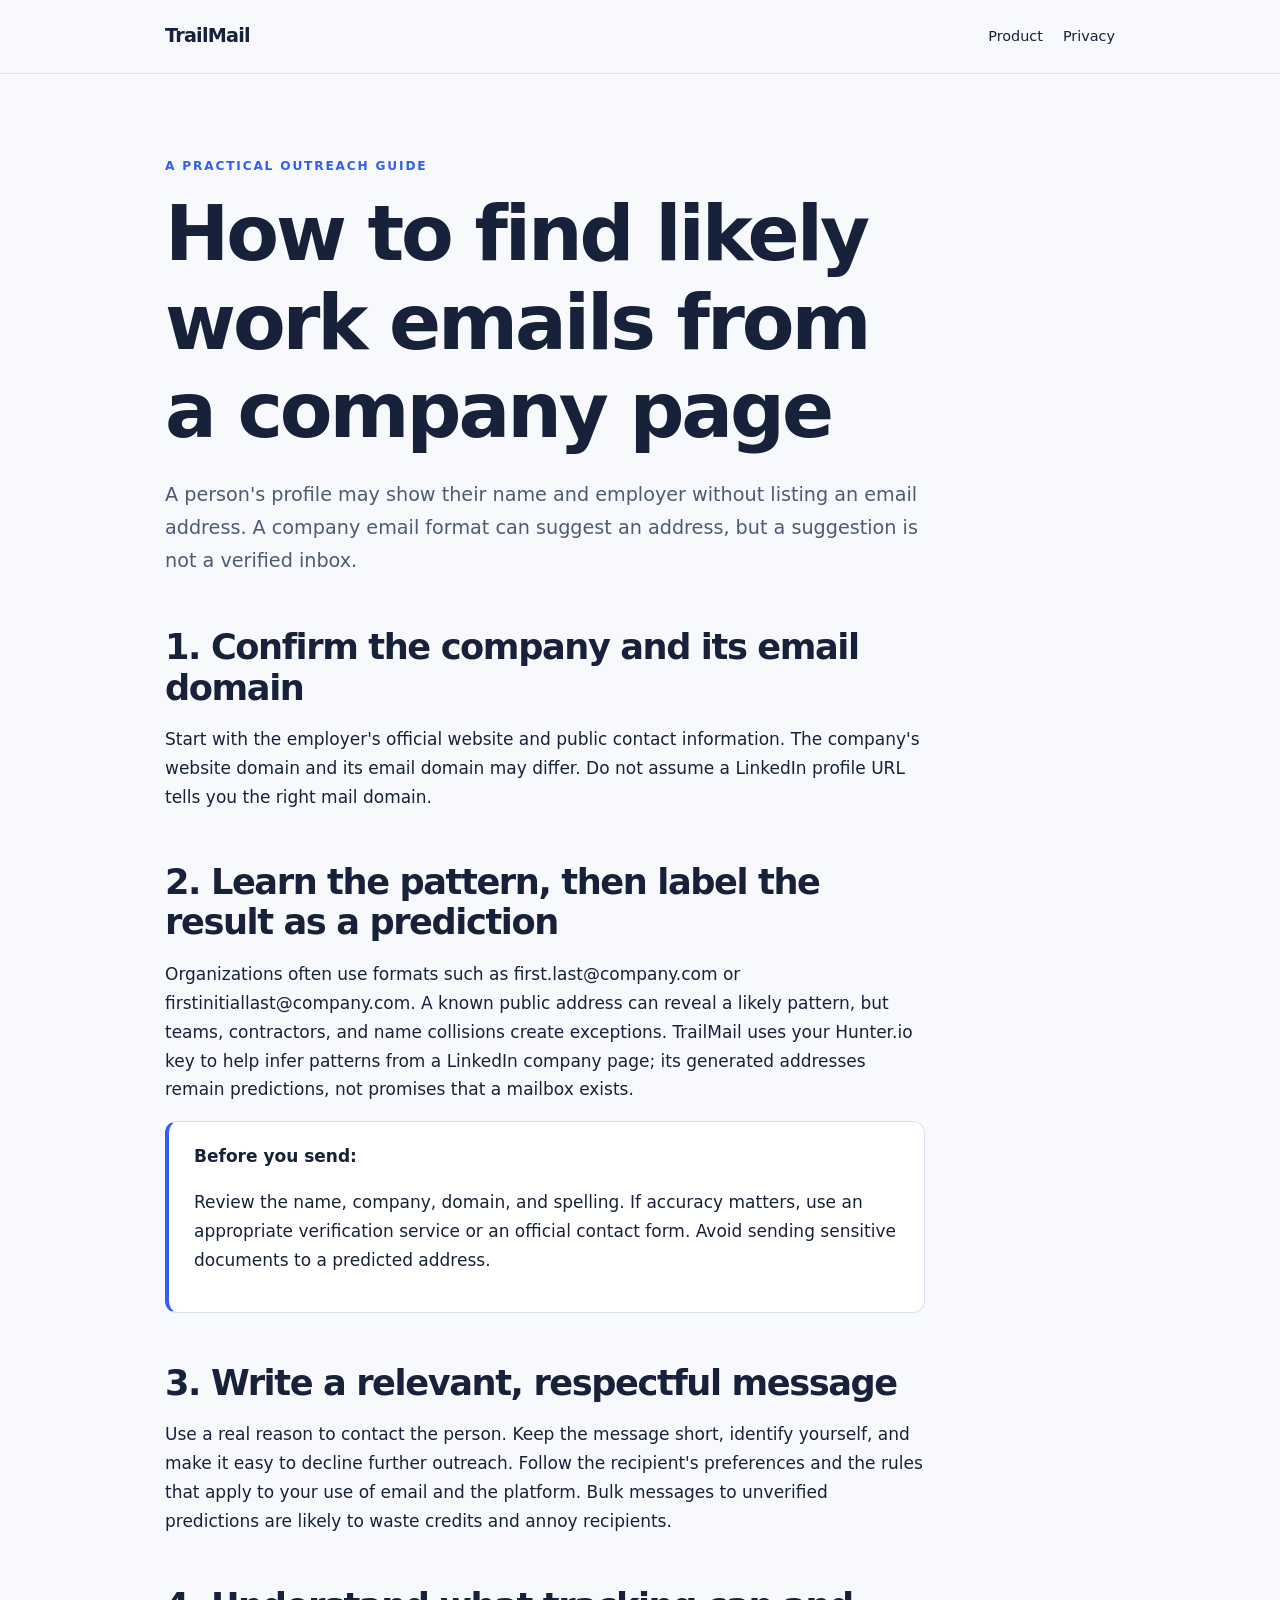
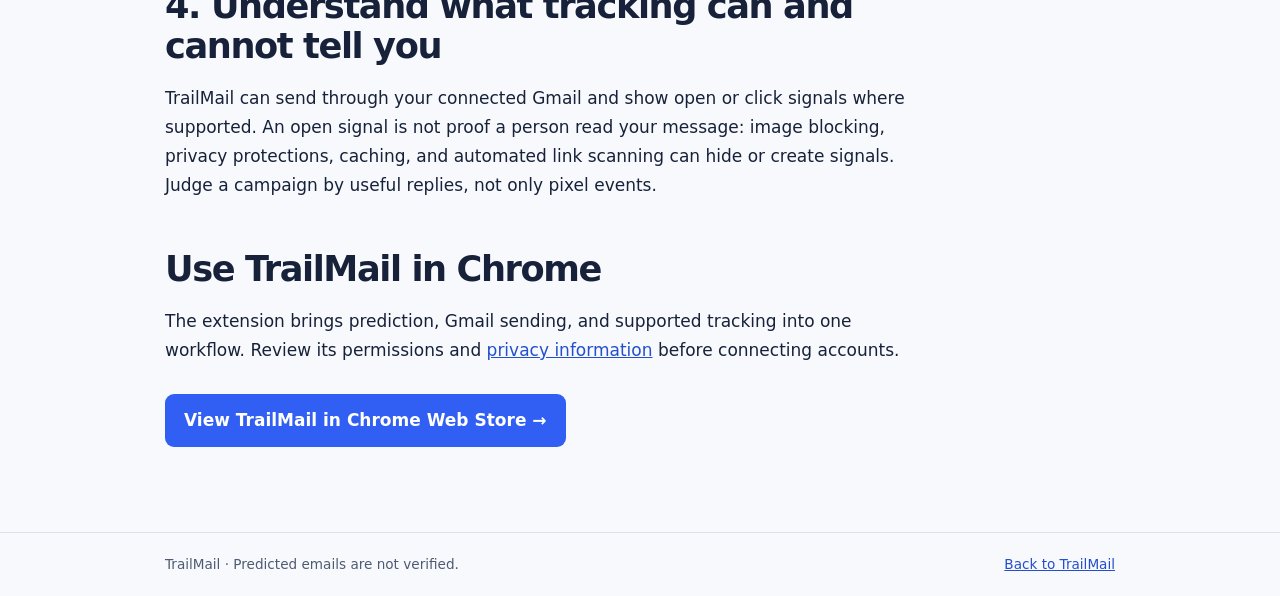
<file: find-work-emails.html>
<!doctype html>
<html lang="en">
<head>
  <meta charset="utf-8">
  <meta name="viewport" content="width=device-width, initial-scale=1">
  <title>How to Find Likely Work Emails from a Company Page | TrailMail</title>
  <meta name="description" content="A practical guide to finding likely company email formats, checking addresses before outreach, sending through Gmail, and understanding open-tracking limits.">
  <meta name="robots" content="index, follow, max-image-preview:large">
  <link rel="canonical" href="https://trailmails.com/find-work-emails.html">
  <meta property="og:type" content="article">
  <meta property="og:title" content="How to find likely work emails from a company page">
  <meta property="og:description" content="Learn how email pattern predictions work—and why you should verify before sending.">
  <meta property="og:url" content="https://trailmails.com/find-work-emails.html">
  <meta name="twitter:card" content="summary">
  <link rel="icon" href="assets/mark.svg" type="image/svg+xml">
  <style>
    :root{color-scheme:light;--ink:#17223a;--muted:#4e5b72;--paper:#f7f9fc;--line:#d9e1ed;--accent:#315ff3}*{box-sizing:border-box}body{margin:0;background:var(--paper);color:var(--ink);font:17px/1.7 system-ui,-apple-system,BlinkMacSystemFont,"Segoe UI",sans-serif}a{color:#234fce}a:focus-visible{outline:3px solid var(--accent);outline-offset:4px}header,footer{border-bottom:1px solid var(--line)}.bar,main{max-width:1000px;margin:auto;padding:20px 25px}.bar{display:flex;align-items:center;justify-content:space-between;gap:20px;flex-wrap:wrap}.brand{font-size:1.2rem;font-weight:800;letter-spacing:-.04em;color:var(--ink);text-decoration:none}nav{display:flex;gap:20px;flex-wrap:wrap}nav a{color:var(--ink);text-decoration:none;font-size:.9rem}main{padding-top:70px;padding-bottom:85px}.article{max-width:760px}.eyebrow{color:var(--accent);font-size:.76rem;font-weight:800;letter-spacing:.15em;text-transform:uppercase}h1,h2{line-height:1.15;letter-spacing:-.04em}h1{font-size:clamp(2.7rem,6vw,5rem);margin:14px 0 24px}h2{font-size:clamp(1.55rem,3vw,2.2rem);margin:50px 0 15px}.lede{font-size:1.2rem;color:var(--muted)}p,li{max-width:72ch}li{margin:8px 0}.callout{padding:20px 25px;border-radius:12px;background:#fff;border:1px solid var(--line);border-left:4px solid var(--accent)}.cta{display:inline-block;background:var(--accent);color:#fff;text-decoration:none;font-weight:800;border-radius:9px;padding:12px 19px;margin-top:12px}.cta:hover{background:#244ed1;color:#fff}footer{border-top:1px solid var(--line);border-bottom:0;color:var(--muted);font-size:.85rem}@media(max-width:680px){main{padding-top:42px}}
  </style>
</head>
<body>
  <header><div class="bar"><a class="brand" href="/">TrailMail</a><nav aria-label="Guide navigation"><a href="/">Product</a><a href="/privacy.html">Privacy</a></nav></div></header>
  <main><article class="article">
    <p class="eyebrow">A practical outreach guide</p>
    <h1>How to find likely work emails from a company page</h1>
    <p class="lede">A person's profile may show their name and employer without listing an email address. A company email format can suggest an address, but a suggestion is not a verified inbox.</p>

    <h2>1. Confirm the company and its email domain</h2>
    <p>Start with the employer's official website and public contact information. The company's website domain and its email domain may differ. Do not assume a LinkedIn profile URL tells you the right mail domain.</p>

    <h2>2. Learn the pattern, then label the result as a prediction</h2>
    <p>Organizations often use formats such as first.last@company.com or firstinitiallast@company.com. A known public address can reveal a likely pattern, but teams, contractors, and name collisions create exceptions. TrailMail uses your Hunter.io key to help infer patterns from a LinkedIn company page; its generated addresses remain predictions, not promises that a mailbox exists.</p>
    <div class="callout"><strong>Before you send:</strong><p>Review the name, company, domain, and spelling. If accuracy matters, use an appropriate verification service or an official contact form. Avoid sending sensitive documents to a predicted address.</p></div>

    <h2>3. Write a relevant, respectful message</h2>
    <p>Use a real reason to contact the person. Keep the message short, identify yourself, and make it easy to decline further outreach. Follow the recipient's preferences and the rules that apply to your use of email and the platform. Bulk messages to unverified predictions are likely to waste credits and annoy recipients.</p>

    <h2>4. Understand what tracking can and cannot tell you</h2>
    <p>TrailMail can send through your connected Gmail and show open or click signals where supported. An open signal is not proof a person read your message: image blocking, privacy protections, caching, and automated link scanning can hide or create signals. Judge a campaign by useful replies, not only pixel events.</p>

    <h2>Use TrailMail in Chrome</h2>
    <p>The extension brings prediction, Gmail sending, and supported tracking into one workflow. Review its permissions and <a href="/privacy.html">privacy information</a> before connecting accounts.</p>
    <a class="cta" href="https://chromewebstore.google.com/detail/bgmdpfdhgaignpljdpkmneeggbiolkce" rel="noopener noreferrer">View TrailMail in Chrome Web Store →</a>
  </article></main>
  <footer><div class="bar"><span>TrailMail · Predicted emails are not verified.</span><a href="/">Back to TrailMail</a></div></footer>
</body>
</html>
</file>
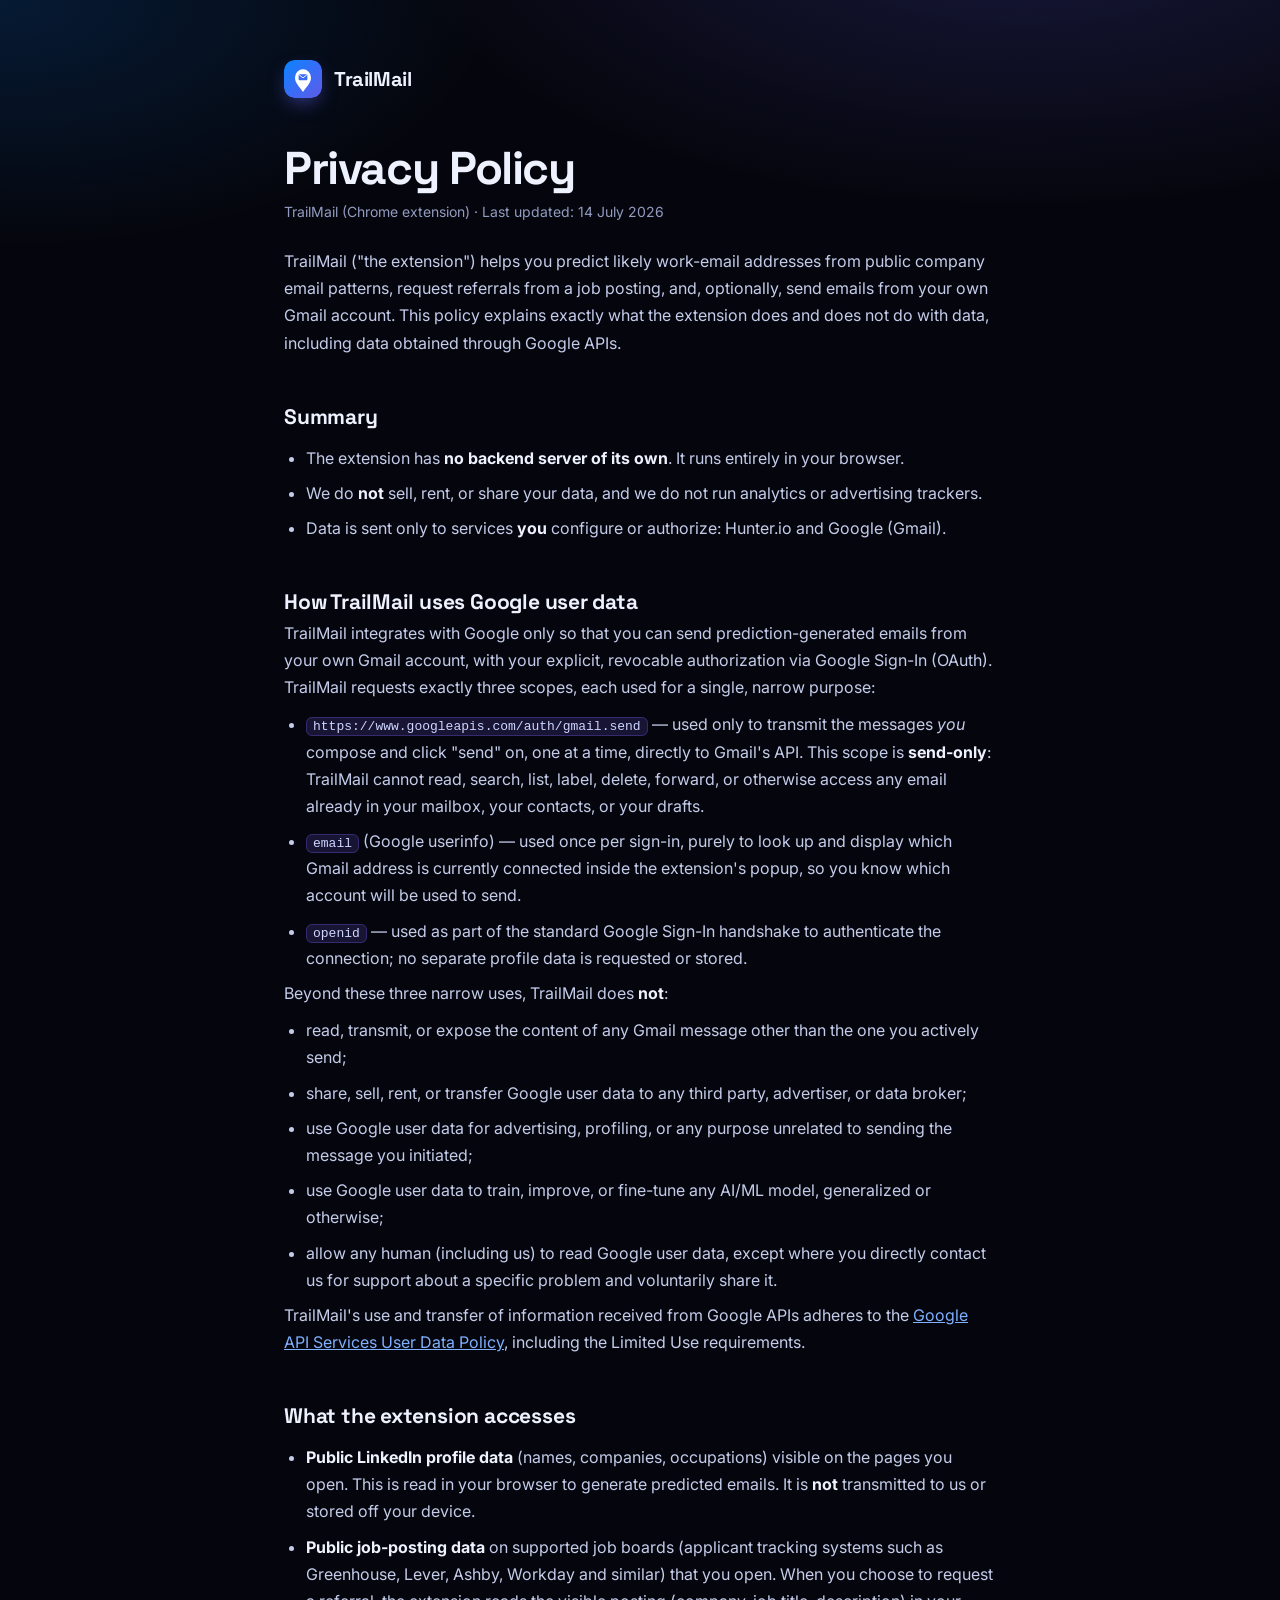
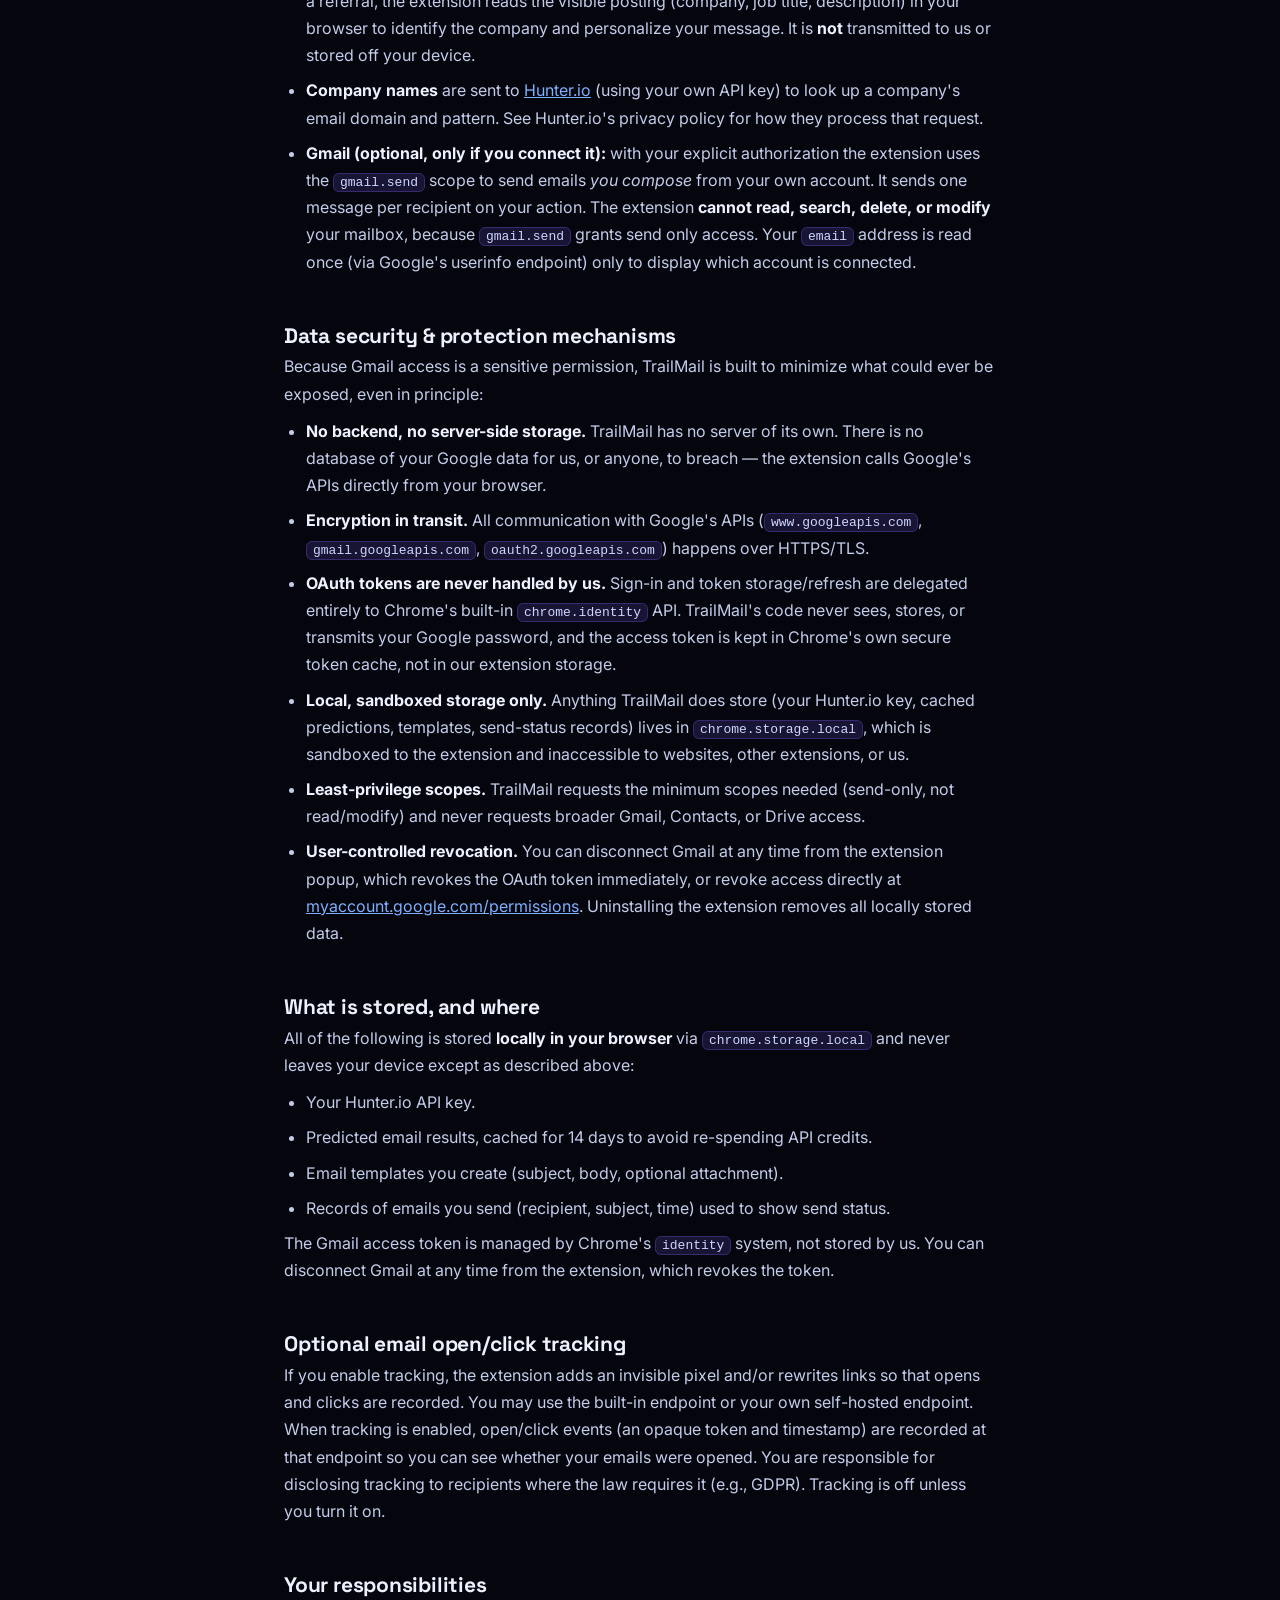
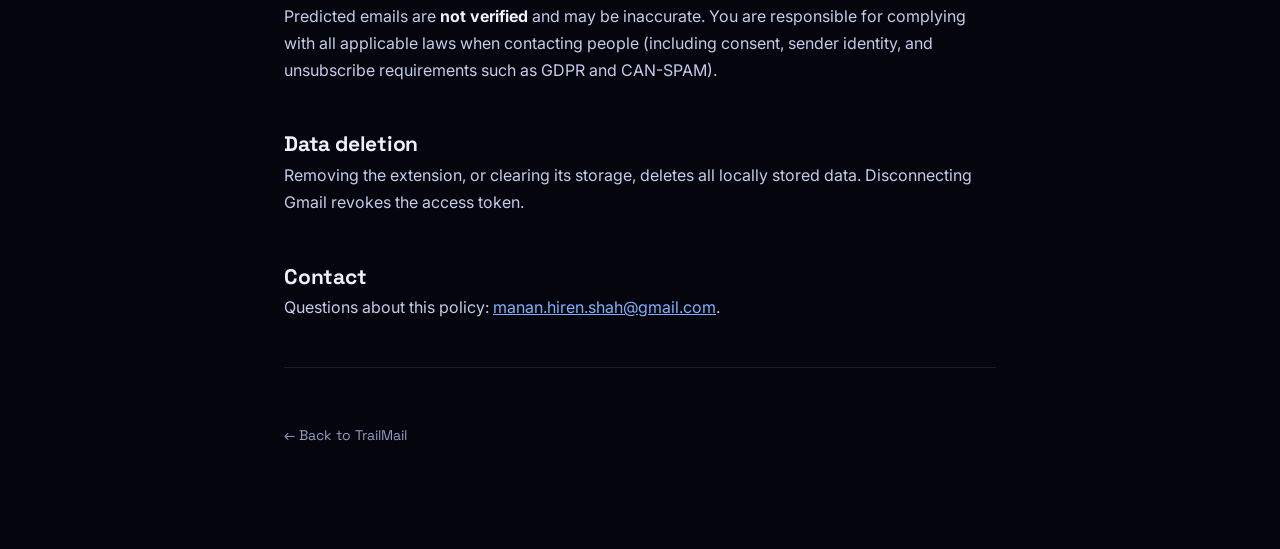
<file: privacy.html>
<!DOCTYPE html>
<html lang="en">
<head>
<meta charset="UTF-8" />
<meta name="viewport" content="width=device-width, initial-scale=1.0" />
<meta name="theme-color" content="#05060d" />
<title>Privacy Policy · TrailMail</title>
<meta name="description" content="Learn how the TrailMail Chrome extension handles work-email predictions, Gmail access, and outreach data." />
<link rel="canonical" href="https://trailmails.com/privacy.html" />
<link rel="icon" href="assets/mark.svg" type="image/svg+xml" />
<link rel="preconnect" href="https://fonts.googleapis.com">
<link rel="preconnect" href="https://fonts.gstatic.com" crossorigin>
<link href="https://fonts.googleapis.com/css2?family=Space+Grotesk:wght@500;700&family=Inter:wght@400;600&display=swap" rel="stylesheet">
<style>
  :root{--bg:#05060d;--ink:#eef2ff;--muted:#929bc0;--blue:#0A84FF;--violet:#7c5cff;--line:rgba(255,255,255,.1)}
  *{box-sizing:border-box;margin:0;padding:0}
  body{font-family:"Inter",-apple-system,sans-serif;background:var(--bg);color:var(--ink);line-height:1.7;
    background-image:radial-gradient(90% 60% at 80% -10%,rgba(94,92,230,.22),transparent 55%),radial-gradient(70% 50% at 0% 0%,rgba(10,132,255,.16),transparent 55%);
    background-attachment:fixed;min-height:100vh}
  .wrap{max-width:760px;margin:0 auto;padding:60px 24px 100px}
  .brand{display:flex;align-items:center;gap:12px;margin-bottom:46px;text-decoration:none;color:inherit}
  .brand .logo{width:38px;height:38px;border-radius:11px;overflow:hidden;box-shadow:0 8px 20px -6px rgba(94,92,230,.7)}
  .brand .logo svg{display:block;width:100%;height:100%}
  .brand b{font-family:"Space Grotesk",sans-serif;font-size:20px;font-weight:700;letter-spacing:-.02em}
  h1{font-family:"Space Grotesk",sans-serif;font-size:clamp(30px,6vw,46px);letter-spacing:-.03em;line-height:1.05}
  h2{font-family:"Space Grotesk",sans-serif;font-size:21px;margin-top:42px;letter-spacing:-.01em}
  .muted{color:var(--muted);font-size:14px;margin-top:8px}
  p,li{color:#c4ccea;font-size:16px}
  ul{padding-left:22px;margin-top:10px}
  li{margin:8px 0}
  strong{color:var(--ink)}
  code{font-family:ui-monospace,Menlo,monospace;font-size:13px;background:rgba(124,92,255,.16);border:1px solid rgba(124,92,255,.3);padding:1px 6px;border-radius:6px;color:#cfd6ff}
  a{color:#7fb0ff}
  .back{display:inline-block;margin-top:56px;font-family:"Space Grotesk",sans-serif;color:var(--muted);text-decoration:none;font-size:14px}
  .back:hover{color:var(--ink)}
  hr{border:none;border-top:1px solid var(--line);margin:46px 0 0}
</style>
</head>
<body>
  <div class="wrap">
    <a class="brand" href="index.html">
      <span class="logo"><svg viewBox="0 0 100 100" xmlns="http://www.w3.org/2000/svg"><defs><linearGradient id="lg" x1="0" y1="0" x2="1" y2="1"><stop offset="0" stop-color="#0A84FF"/><stop offset=".55" stop-color="#3B6BF5"/><stop offset="1" stop-color="#5E5CE6"/></linearGradient></defs><rect width="100" height="100" rx="26" fill="url(#lg)"/><path d="M50 84 C37 66 29 60 29 45.5 a21 21 0 1 1 42 0 C71 60 63 66 50 84 Z" fill="#fff"/><rect x="38.5" y="37.5" width="23" height="16" rx="3" fill="#3B6BF5"/><path d="M40.5 39.5 L50 47 L59.5 39.5" fill="none" stroke="#fff" stroke-width="2.4" stroke-linecap="round" stroke-linejoin="round"/></svg></span>
      <b>TrailMail</b>
    </a>

    <h1>Privacy Policy</h1>
    <p class="muted">TrailMail (Chrome extension) · Last updated: 14 July 2026</p>

    <p style="margin-top:24px">TrailMail ("the extension") helps you predict likely work-email addresses from public company email patterns, request referrals from a job posting, and, optionally, send emails from your own Gmail account. This policy explains exactly what the extension does and does not do with data, including data obtained through Google APIs.</p>

    <h2>Summary</h2>
    <ul>
      <li>The extension has <strong>no backend server of its own</strong>. It runs entirely in your browser.</li>
      <li>We do <strong>not</strong> sell, rent, or share your data, and we do not run analytics or advertising trackers.</li>
      <li>Data is sent only to services <strong>you</strong> configure or authorize: Hunter.io and Google (Gmail).</li>
    </ul>

    <h2>How TrailMail uses Google user data</h2>
    <p>TrailMail integrates with Google only so that you can send prediction-generated emails from your own Gmail account, with your explicit, revocable authorization via Google Sign-In (OAuth). TrailMail requests exactly three scopes, each used for a single, narrow purpose:</p>
    <ul>
      <li><code>https://www.googleapis.com/auth/gmail.send</code> &mdash; used only to transmit the messages <em>you</em> compose and click "send" on, one at a time, directly to Gmail's API. This scope is <strong>send-only</strong>: TrailMail cannot read, search, list, label, delete, forward, or otherwise access any email already in your mailbox, your contacts, or your drafts.</li>
      <li><code>email</code> (Google userinfo) &mdash; used once per sign-in, purely to look up and display which Gmail address is currently connected inside the extension's popup, so you know which account will be used to send.</li>
      <li><code>openid</code> &mdash; used as part of the standard Google Sign-In handshake to authenticate the connection; no separate profile data is requested or stored.</li>
    </ul>
    <p>Beyond these three narrow uses, TrailMail does <strong>not</strong>:</p>
    <ul>
      <li>read, transmit, or expose the content of any Gmail message other than the one you actively send;</li>
      <li>share, sell, rent, or transfer Google user data to any third party, advertiser, or data broker;</li>
      <li>use Google user data for advertising, profiling, or any purpose unrelated to sending the message you initiated;</li>
      <li>use Google user data to train, improve, or fine-tune any AI/ML model, generalized or otherwise;</li>
      <li>allow any human (including us) to read Google user data, except where you directly contact us for support about a specific problem and voluntarily share it.</li>
    </ul>
    <p>TrailMail's use and transfer of information received from Google APIs adheres to the <a href="https://developers.google.com/terms/api-services-user-data-policy" target="_blank" rel="noopener">Google API Services User Data Policy</a>, including the Limited Use requirements.</p>

    <h2>What the extension accesses</h2>
    <ul>
      <li><strong>Public LinkedIn profile data</strong> (names, companies, occupations) visible on the pages you open. This is read in your browser to generate predicted emails. It is <strong>not</strong> transmitted to us or stored off your device.</li>
      <li><strong>Public job-posting data</strong> on supported job boards (applicant tracking systems such as Greenhouse, Lever, Ashby, Workday and similar) that you open. When you choose to request a referral, the extension reads the visible posting (company, job title, description) in your browser to identify the company and personalize your message. It is <strong>not</strong> transmitted to us or stored off your device.</li>
      <li><strong>Company names</strong> are sent to <a href="https://hunter.io" target="_blank" rel="noopener">Hunter.io</a> (using your own API key) to look up a company's email domain and pattern. See Hunter.io's privacy policy for how they process that request.</li>
      <li><strong>Gmail (optional, only if you connect it):</strong> with your explicit authorization the extension uses the <code>gmail.send</code> scope to send emails <em>you compose</em> from your own account. It sends one message per recipient on your action. The extension <strong>cannot read, search, delete, or modify</strong> your mailbox, because <code>gmail.send</code> grants send only access. Your <code>email</code> address is read once (via Google's userinfo endpoint) only to display which account is connected.</li>
    </ul>

    <h2>Data security &amp; protection mechanisms</h2>
    <p>Because Gmail access is a sensitive permission, TrailMail is built to minimize what could ever be exposed, even in principle:</p>
    <ul>
      <li><strong>No backend, no server-side storage.</strong> TrailMail has no server of its own. There is no database of your Google data for us, or anyone, to breach &mdash; the extension calls Google's APIs directly from your browser.</li>
      <li><strong>Encryption in transit.</strong> All communication with Google's APIs (<code>www.googleapis.com</code>, <code>gmail.googleapis.com</code>, <code>oauth2.googleapis.com</code>) happens over HTTPS/TLS.</li>
      <li><strong>OAuth tokens are never handled by us.</strong> Sign-in and token storage/refresh are delegated entirely to Chrome's built-in <code>chrome.identity</code> API. TrailMail's code never sees, stores, or transmits your Google password, and the access token is kept in Chrome's own secure token cache, not in our extension storage.</li>
      <li><strong>Local, sandboxed storage only.</strong> Anything TrailMail does store (your Hunter.io key, cached predictions, templates, send-status records) lives in <code>chrome.storage.local</code>, which is sandboxed to the extension and inaccessible to websites, other extensions, or us.</li>
      <li><strong>Least-privilege scopes.</strong> TrailMail requests the minimum scopes needed (send-only, not read/modify) and never requests broader Gmail, Contacts, or Drive access.</li>
      <li><strong>User-controlled revocation.</strong> You can disconnect Gmail at any time from the extension popup, which revokes the OAuth token immediately, or revoke access directly at <a href="https://myaccount.google.com/permissions" target="_blank" rel="noopener">myaccount.google.com/permissions</a>. Uninstalling the extension removes all locally stored data.</li>
    </ul>

    <h2>What is stored, and where</h2>
    <p>All of the following is stored <strong>locally in your browser</strong> via <code>chrome.storage.local</code> and never leaves your device except as described above:</p>
    <ul>
      <li>Your Hunter.io API key.</li>
      <li>Predicted email results, cached for 14 days to avoid re-spending API credits.</li>
      <li>Email templates you create (subject, body, optional attachment).</li>
      <li>Records of emails you send (recipient, subject, time) used to show send status.</li>
    </ul>
    <p>The Gmail access token is managed by Chrome's <code>identity</code> system, not stored by us. You can disconnect Gmail at any time from the extension, which revokes the token.</p>

    <h2>Optional email open/click tracking</h2>
    <p>If you enable tracking, the extension adds an invisible pixel and/or rewrites links so that opens and clicks are recorded. You may use the built-in endpoint or your own self-hosted endpoint. When tracking is enabled, open/click events (an opaque token and timestamp) are recorded at that endpoint so you can see whether your emails were opened. You are responsible for disclosing tracking to recipients where the law requires it (e.g., GDPR). Tracking is off unless you turn it on.</p>

    <h2>Your responsibilities</h2>
    <p>Predicted emails are <strong>not verified</strong> and may be inaccurate. You are responsible for complying with all applicable laws when contacting people (including consent, sender identity, and unsubscribe requirements such as GDPR and CAN-SPAM).</p>

    <h2>Data deletion</h2>
    <p>Removing the extension, or clearing its storage, deletes all locally stored data. Disconnecting Gmail revokes the access token.</p>

    <h2>Contact</h2>
    <p>Questions about this policy: <a href="mailto:manan.hiren.shah@gmail.com">manan.hiren.shah@gmail.com</a>.</p>

    <hr>
    <a class="back" href="index.html">← Back to TrailMail</a>
  </div>
</body>
</html>
</file>
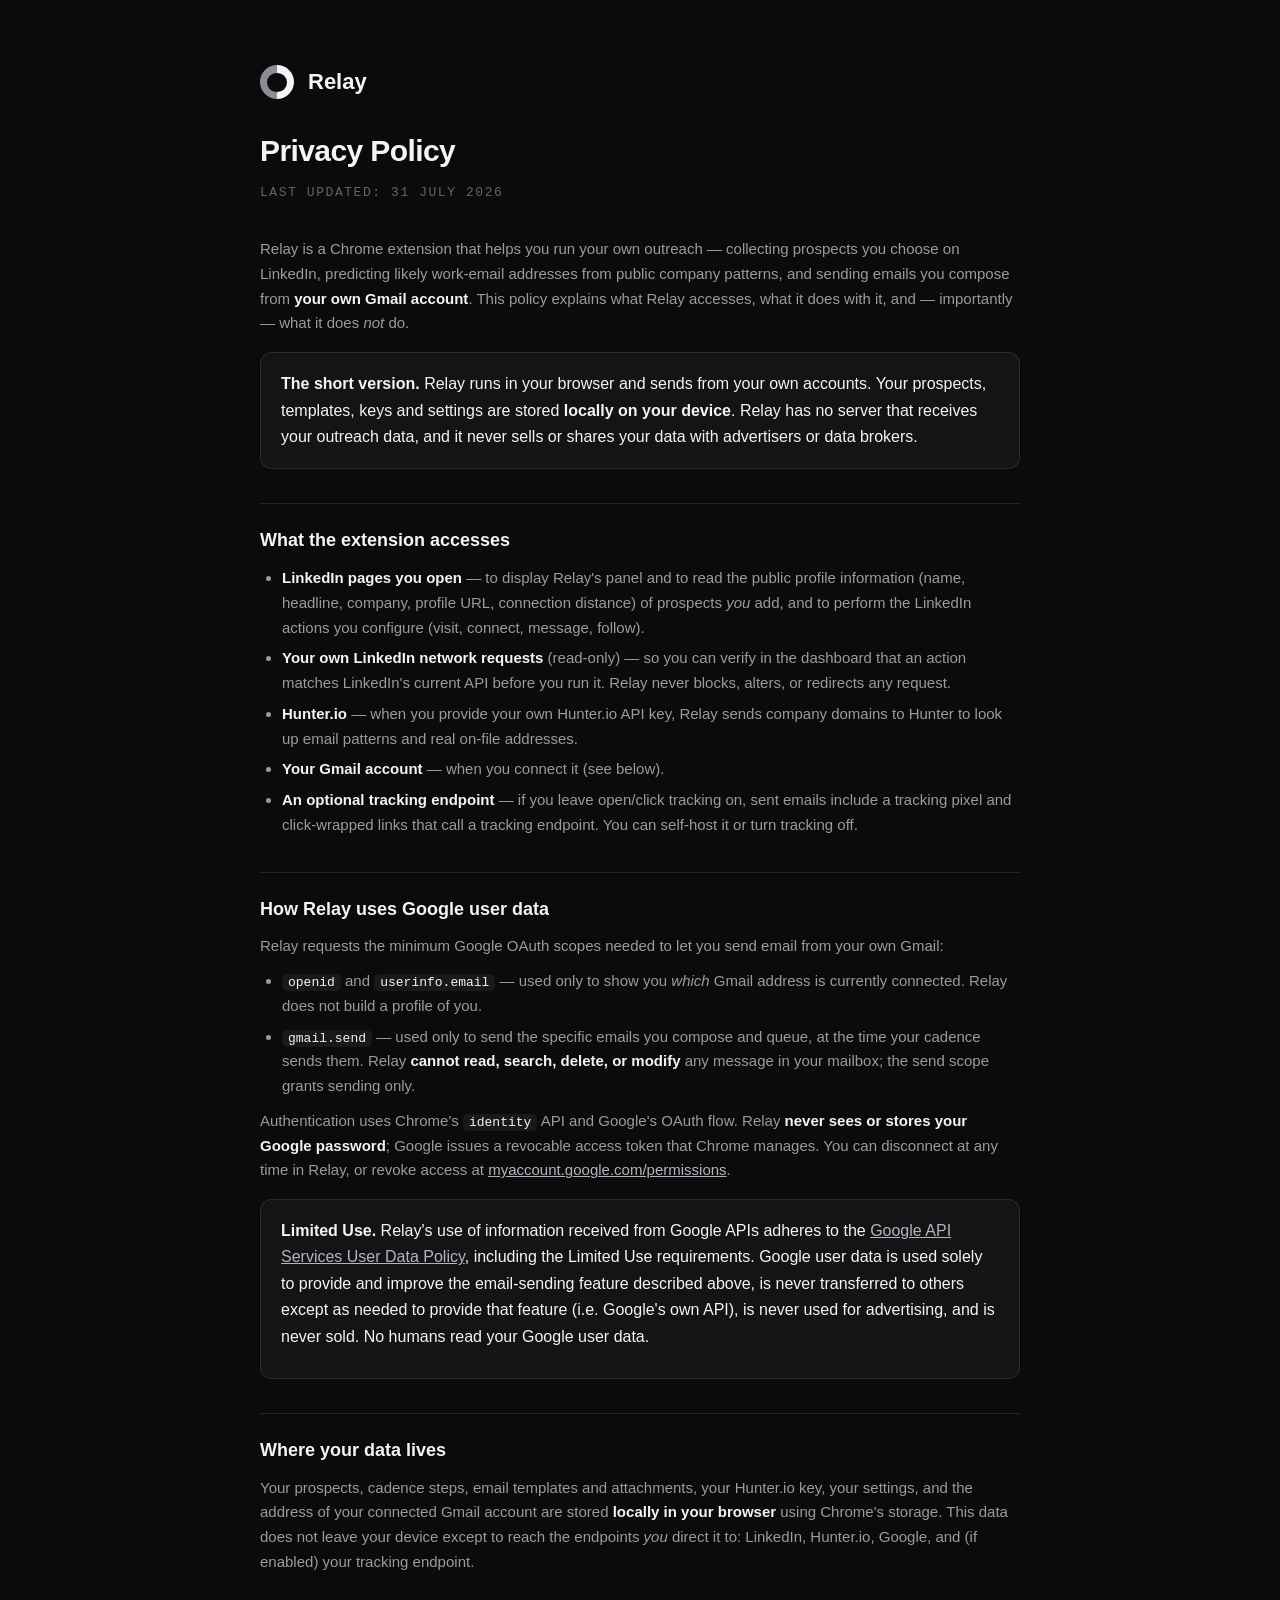
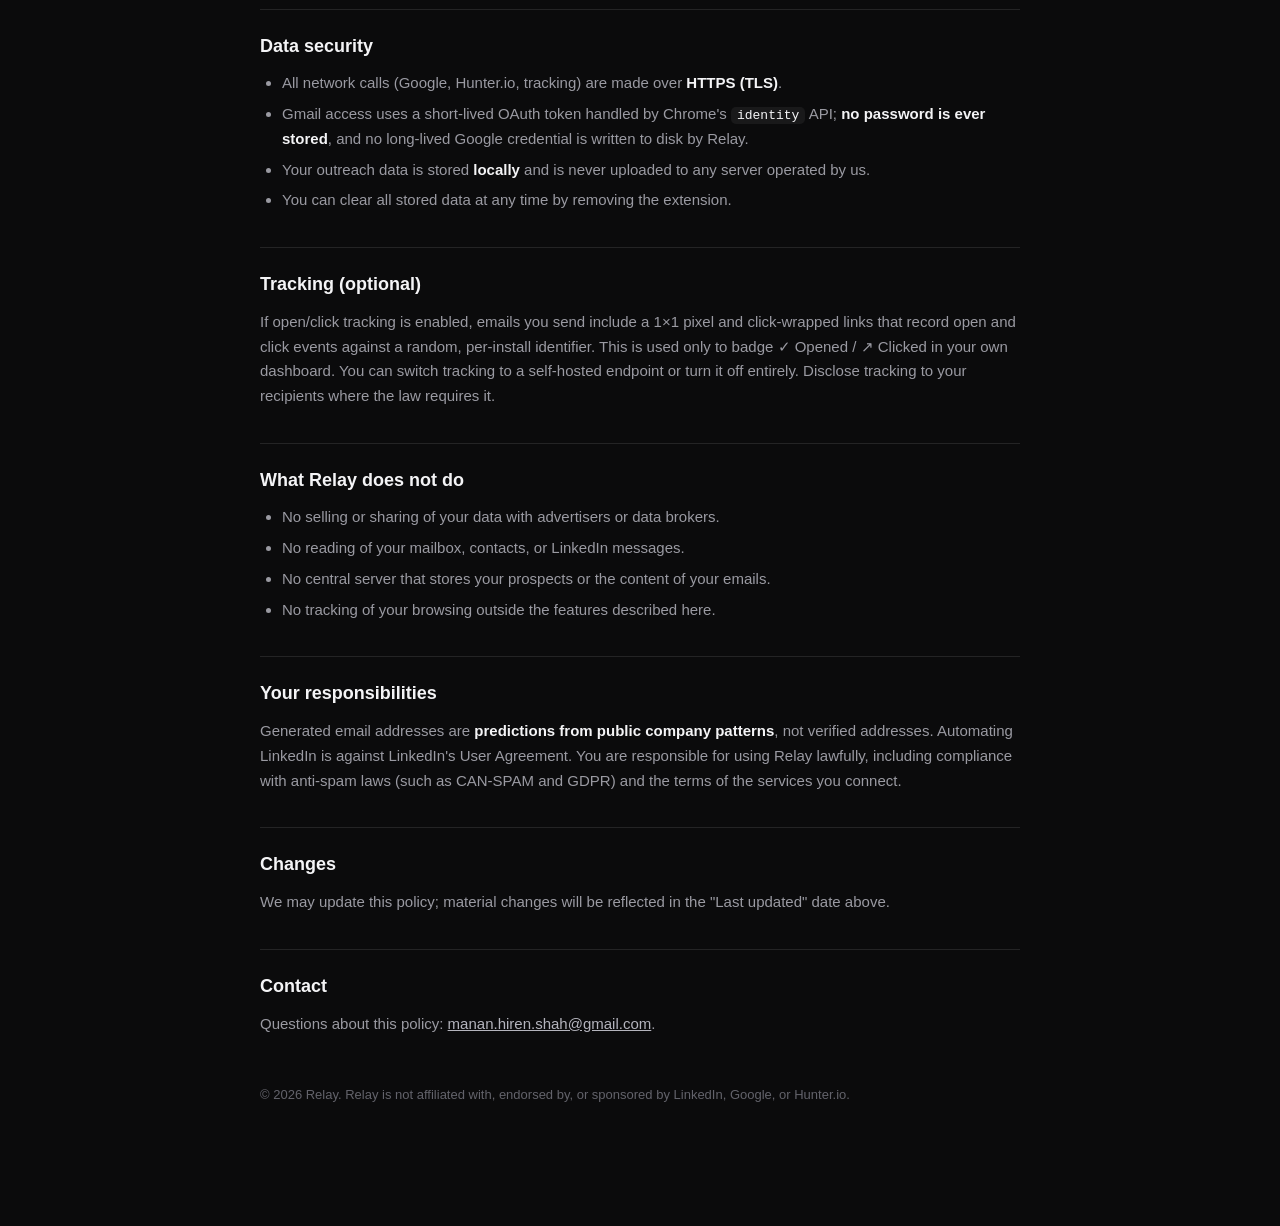
<file: relay-privacy.html>
<!doctype html>
<html lang="en">
<head>
<meta charset="utf-8">
<meta name="viewport" content="width=device-width, initial-scale=1">
<title>Relay — Privacy Policy</title>
<style>
  :root{ --bg:#0B0B0C; --surface:#141416; --line:rgba(255,255,255,.1); --text:#F4F4F6;
    --muted:#9A9AA2; --faint:#63636B; --accent:#E31937; --em:#F4F4F6; --li:#8C8C96; }
  *{ margin:0; padding:0; box-sizing:border-box; }
  body{ background:var(--bg); color:var(--text); line-height:1.65;
    font-family:"Inter",-apple-system,BlinkMacSystemFont,"Segoe UI",sans-serif;
    padding:64px 22px 120px; -webkit-font-smoothing:antialiased; }
  .wrap{ max-width:760px; margin:0 auto; }
  .mark{ width:34px; height:34px; border-radius:50%;
    background:linear-gradient(90deg,var(--li) 0 50%,var(--em) 50% 100%); position:relative; }
  .mark::after{ content:""; position:absolute; inset:22%; border-radius:50%; background:var(--bg); }
  .mark::before{ content:""; position:absolute; left:50%; top:50%; width:20%; height:20%;
    transform:translate(-50%,-50%); border-radius:50%; background:var(--accent); }
  header{ display:flex; align-items:center; gap:14px; margin-bottom:8px; }
  header b{ font-size:22px; font-weight:600; }
  h1{ font-size:30px; font-weight:600; letter-spacing:-.02em; margin:26px 0 6px; }
  .upd{ color:var(--faint); font-size:13px; font-family:ui-monospace,Menlo,monospace;
    text-transform:uppercase; letter-spacing:.12em; margin-bottom:34px; }
  h2{ font-size:18px; font-weight:600; margin:34px 0 10px; padding-top:22px; border-top:1px solid var(--line); }
  p, li{ color:var(--muted); font-size:15px; }
  p{ margin:10px 0; } ul{ margin:10px 0 10px 22px; } li{ margin:6px 0; }
  strong{ color:var(--text); font-weight:600; }
  code{ font-family:ui-monospace,Menlo,monospace; font-size:13px; color:var(--em);
    background:rgba(255,255,255,.06); padding:1px 6px; border-radius:5px; }
  a{ color:#B4B4BD; }
  .box{ background:var(--surface); border:1px solid var(--line); border-radius:12px; padding:18px 20px; margin:16px 0; }
  .foot{ margin-top:48px; color:var(--faint); font-size:13px; }
</style>
</head>
<body>
<div class="wrap">
  <header><div class="mark"></div><b>Relay</b></header>
  <h1>Privacy Policy</h1>
  <div class="upd">Last updated: 31 July 2026</div>

  <p>Relay is a Chrome extension that helps you run your own outreach — collecting
  prospects you choose on LinkedIn, predicting likely work-email addresses from
  public company patterns, and sending emails you compose from <strong>your own
  Gmail account</strong>. This policy explains what Relay accesses, what it does
  with it, and — importantly — what it does <em>not</em> do.</p>

  <div class="box"><strong>The short version.</strong> Relay runs in your browser
  and sends from your own accounts. Your prospects, templates, keys and settings
  are stored <strong>locally on your device</strong>. Relay has no server that
  receives your outreach data, and it never sells or shares your data with
  advertisers or data brokers.</div>

  <h2>What the extension accesses</h2>
  <ul>
    <li><strong>LinkedIn pages you open</strong> — to display Relay's panel and to
      read the public profile information (name, headline, company, profile URL,
      connection distance) of prospects <em>you</em> add, and to perform the
      LinkedIn actions you configure (visit, connect, message, follow).</li>
    <li><strong>Your own LinkedIn network requests</strong> (read-only) — so you
      can verify in the dashboard that an action matches LinkedIn's current API
      before you run it. Relay never blocks, alters, or redirects any request.</li>
    <li><strong>Hunter.io</strong> — when you provide your own Hunter.io API key,
      Relay sends company domains to Hunter to look up email patterns and real
      on-file addresses.</li>
    <li><strong>Your Gmail account</strong> — when you connect it (see below).</li>
    <li><strong>An optional tracking endpoint</strong> — if you leave open/click
      tracking on, sent emails include a tracking pixel and click-wrapped links
      that call a tracking endpoint. You can self-host it or turn tracking off.</li>
  </ul>

  <h2>How Relay uses Google user data</h2>
  <p>Relay requests the minimum Google OAuth scopes needed to let you send email
  from your own Gmail:</p>
  <ul>
    <li><code>openid</code> and <code>userinfo.email</code> — used only to show you
      <em>which</em> Gmail address is currently connected. Relay does not build a
      profile of you.</li>
    <li><code>gmail.send</code> — used only to send the specific emails you compose
      and queue, at the time your cadence sends them. Relay <strong>cannot read,
      search, delete, or modify</strong> any message in your mailbox; the send
      scope grants sending only.</li>
  </ul>
  <p>Authentication uses Chrome's <code>identity</code> API and Google's OAuth flow.
  Relay <strong>never sees or stores your Google password</strong>; Google issues a
  revocable access token that Chrome manages. You can disconnect at any time in
  Relay, or revoke access at
  <a href="https://myaccount.google.com/permissions">myaccount.google.com/permissions</a>.</p>

  <div class="box"><strong>Limited Use.</strong> Relay's use of information received
  from Google APIs adheres to the
  <a href="https://developers.google.com/terms/api-services-user-data-policy">Google
  API Services User Data Policy</a>, including the Limited Use requirements. Google
  user data is used solely to provide and improve the email-sending feature
  described above, is never transferred to others except as needed to provide that
  feature (i.e. Google's own API), is never used for advertising, and is never sold.
  No humans read your Google user data.</p></div>

  <h2>Where your data lives</h2>
  <p>Your prospects, cadence steps, email templates and attachments, your Hunter.io
  key, your settings, and the address of your connected Gmail account are stored
  <strong>locally in your browser</strong> using Chrome's storage. This data does
  not leave your device except to reach the endpoints <em>you</em> direct it to:
  LinkedIn, Hunter.io, Google, and (if enabled) your tracking endpoint.</p>

  <h2>Data security</h2>
  <ul>
    <li>All network calls (Google, Hunter.io, tracking) are made over <strong>HTTPS
      (TLS)</strong>.</li>
    <li>Gmail access uses a short-lived OAuth token handled by Chrome's
      <code>identity</code> API; <strong>no password is ever stored</strong>, and no
      long-lived Google credential is written to disk by Relay.</li>
    <li>Your outreach data is stored <strong>locally</strong> and is never uploaded
      to any server operated by us.</li>
    <li>You can clear all stored data at any time by removing the extension.</li>
  </ul>

  <h2>Tracking (optional)</h2>
  <p>If open/click tracking is enabled, emails you send include a 1×1 pixel and
  click-wrapped links that record open and click events against a random,
  per-install identifier. This is used only to badge ✓ Opened / ↗ Clicked in your
  own dashboard. You can switch tracking to a self-hosted endpoint or turn it off
  entirely. Disclose tracking to your recipients where the law requires it.</p>

  <h2>What Relay does not do</h2>
  <ul>
    <li>No selling or sharing of your data with advertisers or data brokers.</li>
    <li>No reading of your mailbox, contacts, or LinkedIn messages.</li>
    <li>No central server that stores your prospects or the content of your emails.</li>
    <li>No tracking of your browsing outside the features described here.</li>
  </ul>

  <h2>Your responsibilities</h2>
  <p>Generated email addresses are <strong>predictions from public company
  patterns</strong>, not verified addresses. Automating LinkedIn is against
  LinkedIn's User Agreement. You are responsible for using Relay lawfully,
  including compliance with anti-spam laws (such as CAN-SPAM and GDPR) and the
  terms of the services you connect.</p>

  <h2>Changes</h2>
  <p>We may update this policy; material changes will be reflected in the "Last
  updated" date above.</p>

  <h2>Contact</h2>
  <p>Questions about this policy: <a href="mailto:manan.hiren.shah@gmail.com">manan.hiren.shah@gmail.com</a>.</p>

  <div class="foot">© 2026 Relay. Relay is not affiliated with, endorsed by, or
  sponsored by LinkedIn, Google, or Hunter.io.</div>
</div>
</body>
</html>
</file>
